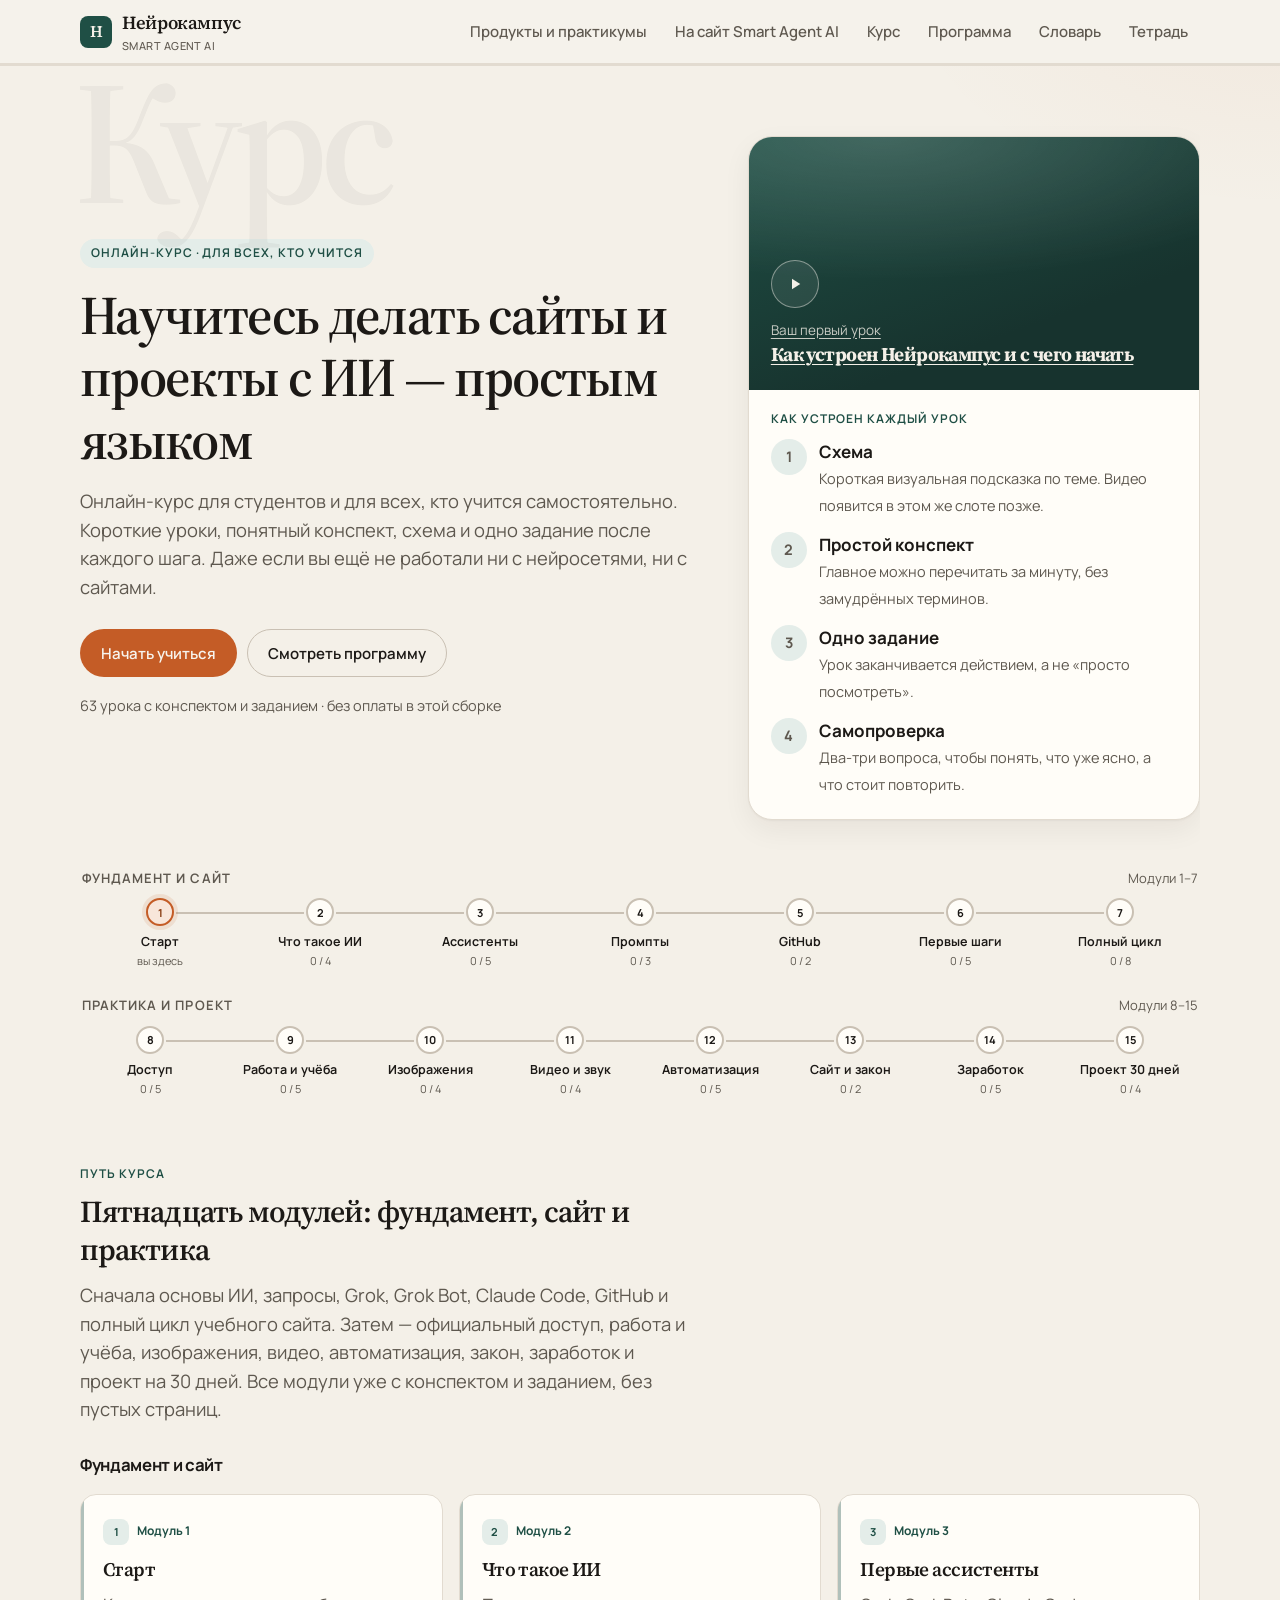
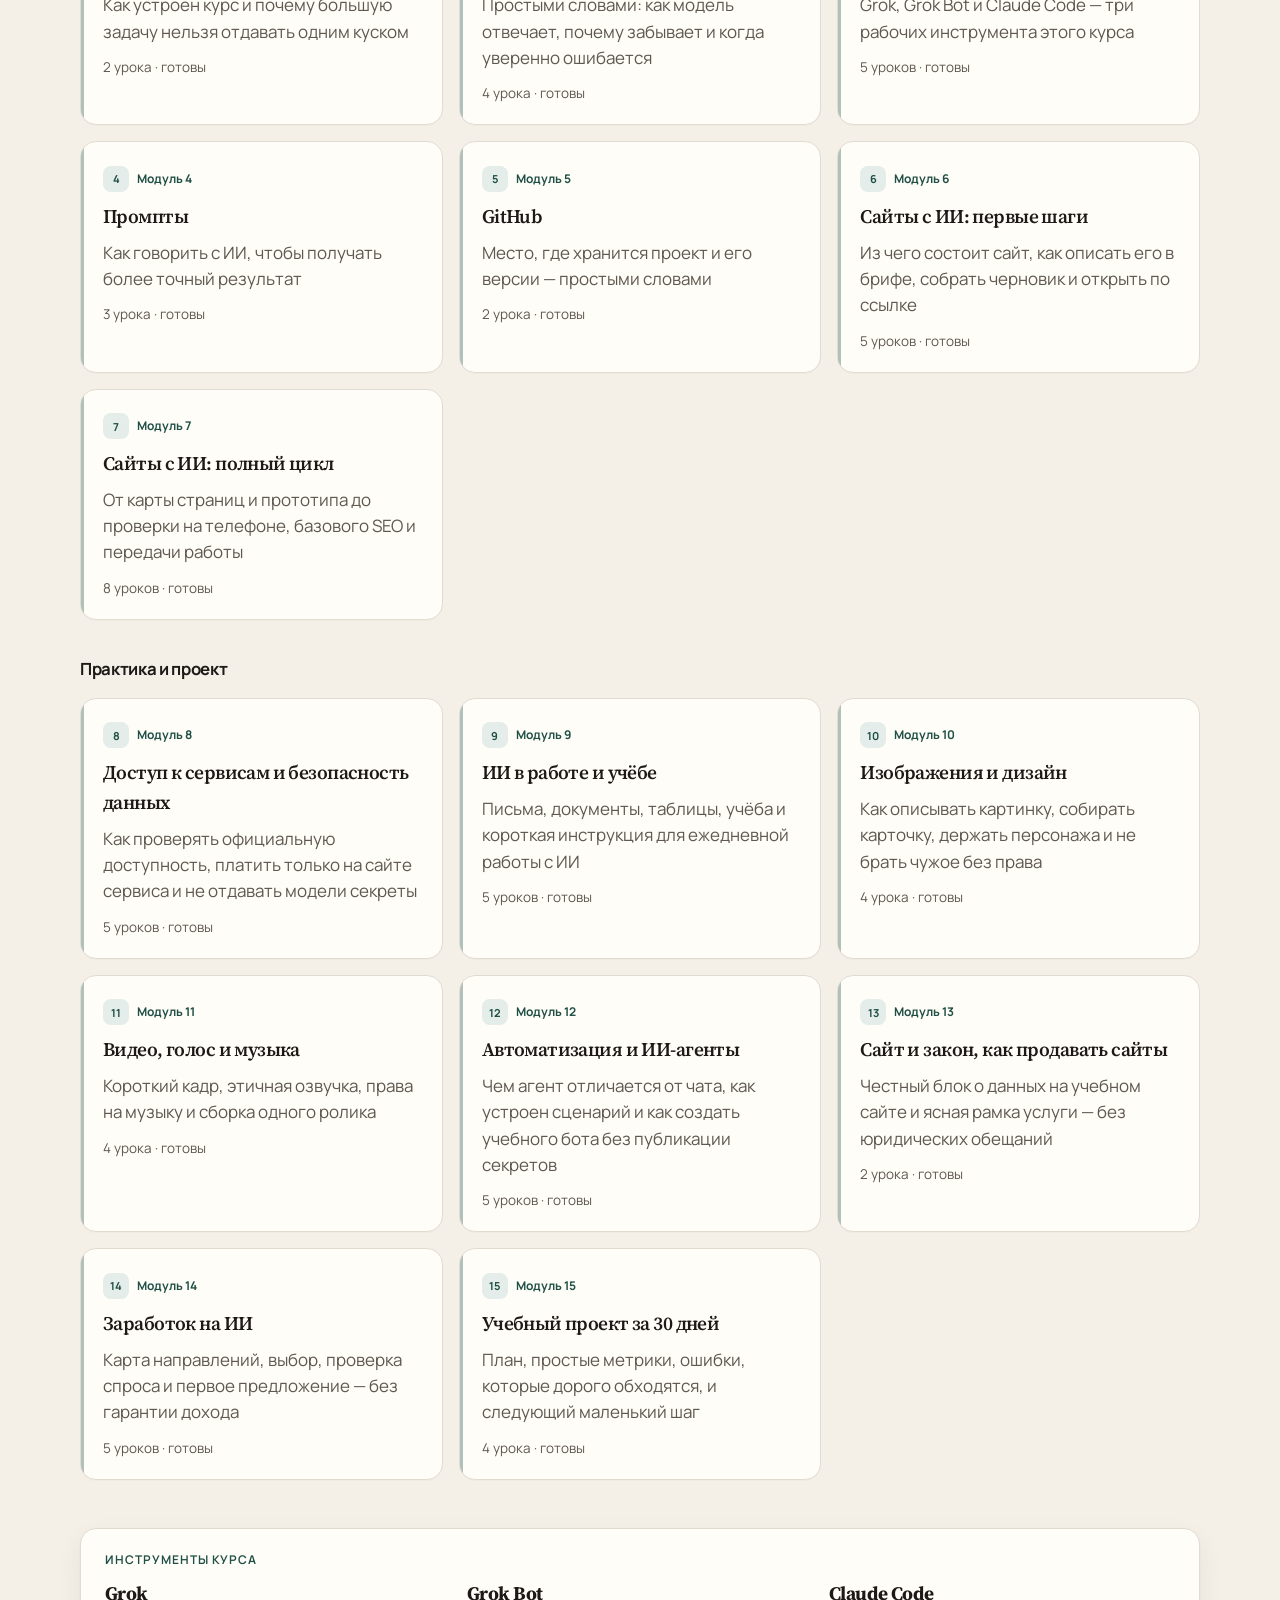
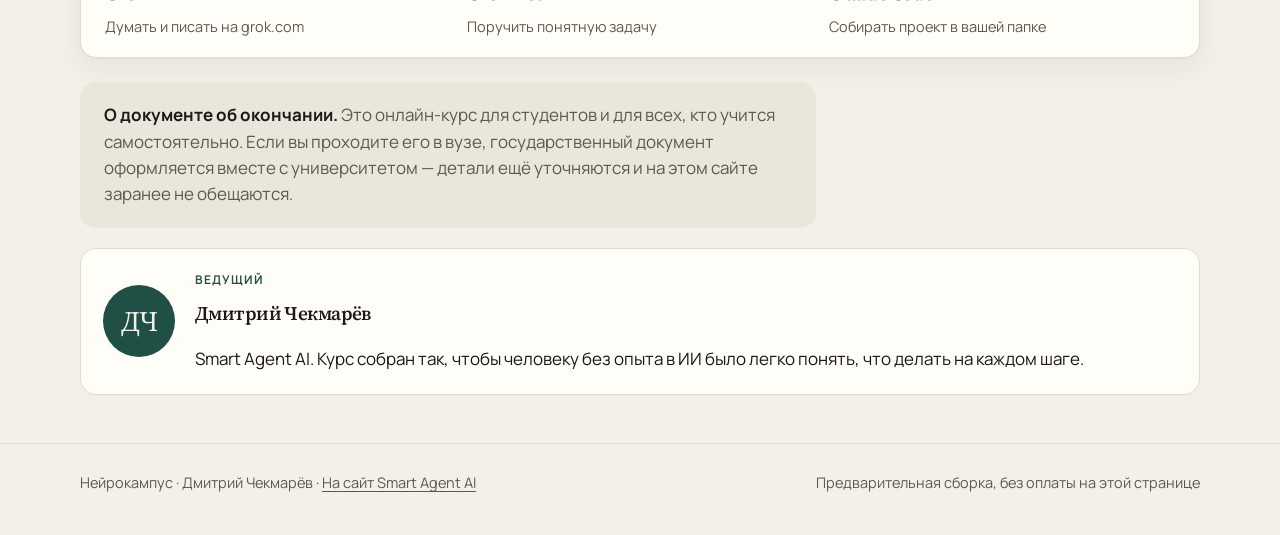
<file: index.html>
<!DOCTYPE html>
<html lang="ru">
<head>
  <meta charset="utf-8">
  <meta name="viewport" content="width=device-width, initial-scale=1, viewport-fit=cover">
  <meta name="color-scheme" content="light">
  <meta name="robots" content="noindex">
  <title>Нейрокампус — курс Дмитрия Чекмарёва</title>
  <meta name="description" content="Онлайн-курс по ИИ и созданию сайтов для студентов и всех, кто учится самостоятельно. Grok, Grok Bot и Claude Code. Дмитрий Чекмарёв, Smart Agent AI.">
  <link rel="icon" href="favicon.svg" type="image/svg+xml">
  <link rel="preconnect" href="https://fonts.googleapis.com">
  <link rel="preconnect" href="https://fonts.gstatic.com" crossorigin>
  <link href="https://fonts.googleapis.com/css2?family=Manrope:wght@400;500;600;700&family=Source+Serif+4:opsz,wght@8..60,500;8..60,600;8..60,700&display=swap" rel="stylesheet">
  <link rel="stylesheet" href="app.css">
</head>
<body>
  <a class="skip-link" href="#main">К содержанию</a>
  <div id="app"></div>
  <script src="course.js"></script>
  <script src="app.js"></script>
</body>
</html>
</file>
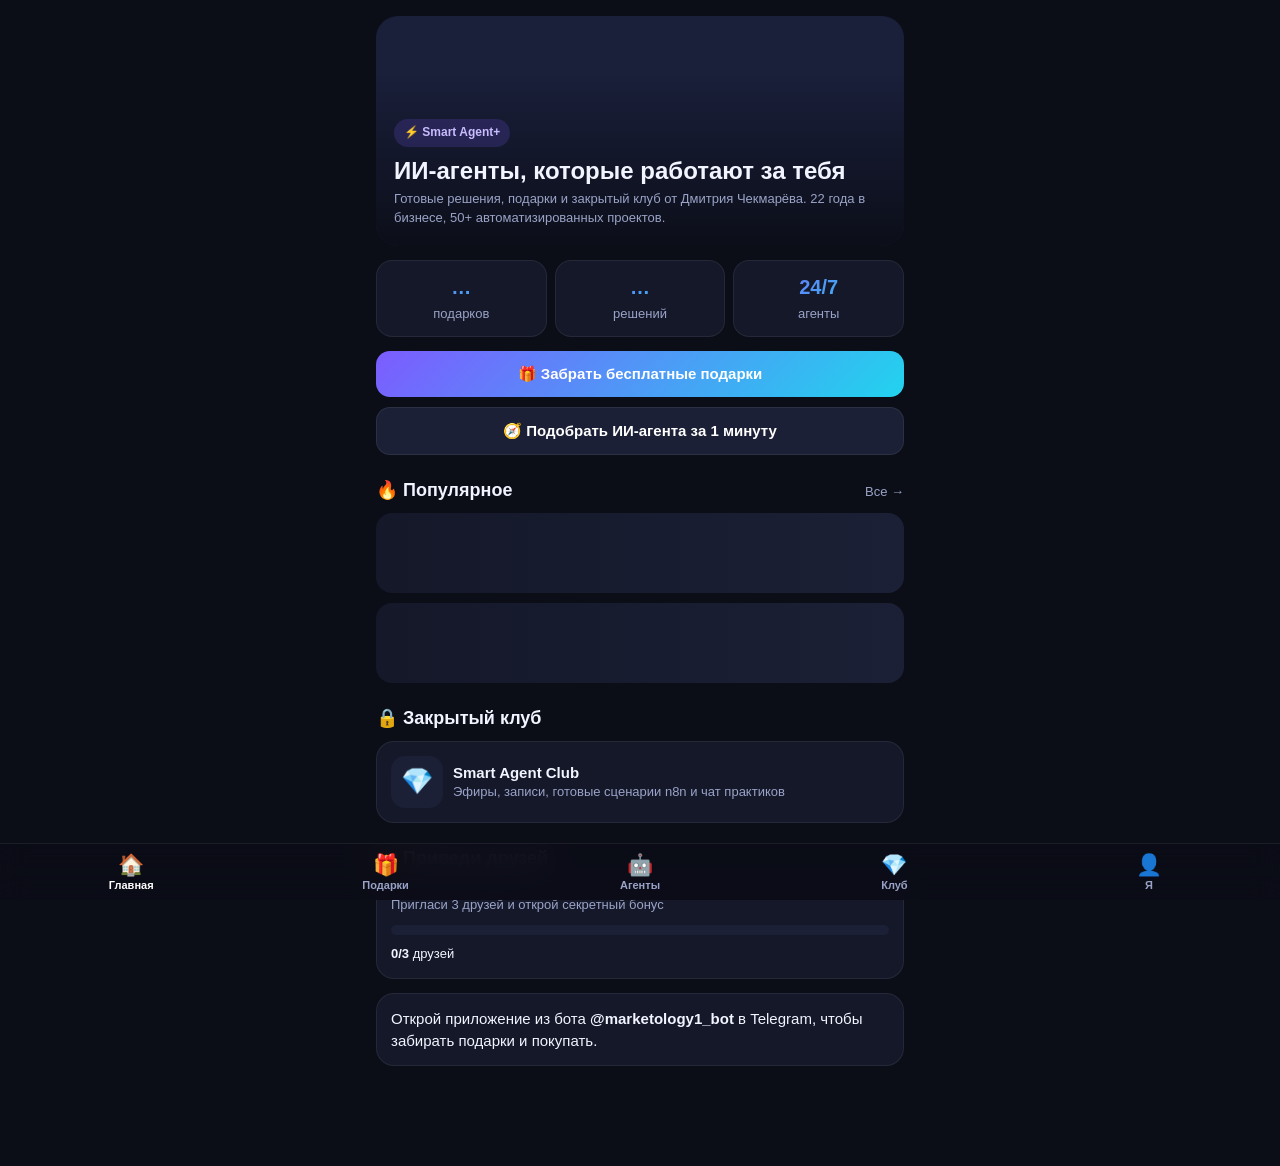
<file: app/index.html>
<!DOCTYPE html>
<html lang="ru">
<head>
<meta charset="utf-8">
<meta name="viewport" content="width=device-width, initial-scale=1, maximum-scale=1, viewport-fit=cover">
<title>Smart Agent+</title>
<script src="https://telegram.org/js/telegram-web-app.js"></script>
<style>
:root{
  --bg:#0b0d17; --card:#141829; --card2:#1b2036; --line:rgba(255,255,255,.07);
  --text:#f2f4ff; --muted:#9aa3c7; --accent:#7c5cff; --accent2:#22d3ee; --gold:#fbbf24; --ok:#34d399; --danger:#f87171;
  --grad:linear-gradient(135deg,#7c5cff 0%,#22d3ee 100%);
}
*{box-sizing:border-box;-webkit-tap-highlight-color:transparent}
html,body{margin:0;background:var(--bg);color:var(--text);font:15px/1.45 -apple-system,BlinkMacSystemFont,"Segoe UI",Roboto,Inter,sans-serif}
body{padding-bottom:84px;min-height:100vh}
.wrap{max-width:560px;margin:0 auto;padding:16px}
h1,h2,h3{margin:0}
.muted{color:var(--muted)}
.small{font-size:13px}
.row{display:flex;gap:10px;align-items:center}
.hero{position:relative;border-radius:22px;overflow:hidden;min-height:230px;background:#1a1f3a center/cover no-repeat;display:flex;align-items:flex-end}
.hero:after{content:"";position:absolute;inset:0;background:linear-gradient(180deg,rgba(11,13,23,0) 25%,rgba(11,13,23,.95) 100%)}
.hero .in{position:relative;z-index:1;padding:18px}
.pill{display:inline-flex;align-items:center;gap:6px;padding:5px 10px;border-radius:999px;background:rgba(124,92,255,.18);color:#c9bcff;font-size:12px;font-weight:600}
.hero h1{font-size:24px;line-height:1.15;margin:10px 0 6px}
.stats{display:grid;grid-template-columns:repeat(3,1fr);gap:8px;margin:14px 0}
.stat{background:var(--card);border:1px solid var(--line);border-radius:16px;padding:12px;text-align:center}
.stat b{display:block;font-size:20px;background:var(--grad);-webkit-background-clip:text;background-clip:text;color:transparent}
.btn{display:flex;align-items:center;justify-content:center;gap:8px;width:100%;border:0;border-radius:14px;padding:14px;font-weight:700;font-size:15px;color:#fff;background:var(--grad);cursor:pointer;transition:transform .1s}
.btn:active{transform:scale(.98)}
.btn.ghost{background:var(--card2);border:1px solid var(--line)}
.btn.gold{background:linear-gradient(135deg,#f59e0b,#fbbf24);color:#1a1200}
.btn.sm{padding:10px 12px;font-size:14px;width:auto}
.btn[disabled]{opacity:.6}
.stack{display:grid;gap:10px}
.sec{margin:22px 0 10px;display:flex;justify-content:space-between;align-items:baseline}
.sec h2{font-size:18px}
.card{background:var(--card);border:1px solid var(--line);border-radius:18px;padding:14px}
.prod{display:flex;gap:12px;align-items:flex-start}
.ico{flex:0 0 52px;height:52px;border-radius:14px;display:grid;place-items:center;font-size:26px;background:var(--card2)}
.prod h3{font-size:15px;margin-bottom:3px}
.badge{display:inline-block;font-size:11px;font-weight:700;padding:3px 8px;border-radius:8px;margin-left:6px;vertical-align:middle;background:rgba(251,191,36,.15);color:var(--gold)}
.price{font-weight:800;font-size:15px}
.price.free{color:var(--ok)}
.tabsx{display:flex;gap:8px;overflow-x:auto;padding-bottom:4px;scrollbar-width:none}
.tabsx::-webkit-scrollbar{display:none}
.chip{flex:0 0 auto;padding:8px 14px;border-radius:999px;background:var(--card);border:1px solid var(--line);color:var(--muted);font-weight:600;font-size:13px;cursor:pointer}
.chip.on{background:var(--accent);color:#fff;border-color:transparent}
.gift{display:flex;align-items:center;justify-content:space-between;gap:10px;padding:14px;background:var(--card);border:1px solid var(--line);border-radius:16px;cursor:pointer}
.gift span{font-weight:600}
.arrow{color:var(--muted);font-size:20px}
.prog{height:10px;border-radius:99px;background:var(--card2);overflow:hidden;margin:10px 0}
.prog i{display:block;height:100%;background:var(--grad);border-radius:99px;transition:width .6s}
.list li{margin:6px 0}
.list{padding-left:18px;margin:8px 0}
nav{position:fixed;left:0;right:0;bottom:0;background:rgba(11,13,23,.92);backdrop-filter:blur(14px);border-top:1px solid var(--line);display:flex;justify-content:space-around;padding:8px 4px calc(8px + env(safe-area-inset-bottom));z-index:10}
nav button{flex:1;background:none;border:0;color:var(--muted);font-size:11px;font-weight:600;display:flex;flex-direction:column;align-items:center;gap:2px;cursor:pointer}
nav button i{font-style:normal;font-size:21px}
nav button.on{color:#fff}
.page{display:none;animation:fade .25s}
.page.on{display:block}
@keyframes fade{from{opacity:0;transform:translateY(6px)}to{opacity:1;transform:none}}
.modal{position:fixed;inset:0;background:rgba(0,0,0,.6);display:none;align-items:flex-end;z-index:20}
.modal.on{display:flex}
.sheet{width:100%;max-width:560px;margin:0 auto;background:var(--card);border-radius:22px 22px 0 0;padding:20px 16px calc(20px + env(safe-area-inset-bottom));max-height:85vh;overflow:auto;animation:up .25s}
@keyframes up{from{transform:translateY(40px)}to{transform:none}}
textarea{width:100%;min-height:90px;border-radius:12px;border:1px solid var(--line);background:var(--card2);color:var(--text);padding:12px;font:inherit;resize:vertical}
.toast{position:fixed;left:50%;top:16px;transform:translateX(-50%);background:#1f2540;border:1px solid var(--line);padding:12px 16px;border-radius:14px;z-index:30;display:none;max-width:90%;text-align:center;font-weight:600}
.club{border-radius:22px;padding:20px;background:radial-gradient(120% 120% at 0% 0%,rgba(124,92,255,.35),transparent 60%),radial-gradient(120% 120% at 100% 100%,rgba(34,211,238,.25),transparent 60%),var(--card);border:1px solid rgba(124,92,255,.35)}
.feat{display:flex;gap:12px;align-items:flex-start;padding:10px 0;border-bottom:1px solid var(--line)}
.feat:last-child{border:0}
.feat i{font-style:normal;font-size:22px}
.ava{width:46px;height:46px;border-radius:50%;background:var(--grad);display:grid;place-items:center;font-weight:800;font-size:18px;overflow:hidden}
.ava img{width:100%;height:100%;object-fit:cover}
code{background:var(--card2);padding:8px 10px;border-radius:10px;display:block;word-break:break-all;font-size:13px}
.skel{height:80px;border-radius:16px;background:linear-gradient(90deg,var(--card) 0%,var(--card2) 50%,var(--card) 100%);background-size:200% 100%;animation:sk 1.2s infinite}
@keyframes sk{to{background-position:-200% 0}}
</style>
</head>
<body>
<div class="toast" id="toast"></div>

<!-- ГЛАВНАЯ -->
<section class="page on" id="p-home"><div class="wrap">
  <div class="hero" id="hero"><div class="in">
    <span class="pill">⚡️ Smart Agent+</span>
    <h1>ИИ-агенты, которые работают за тебя</h1>
    <div class="muted small">Готовые решения, подарки и закрытый клуб от Дмитрия Чекмарёва. 22 года в бизнесе, 50+ автоматизированных проектов.</div>
  </div></div>
  <div class="stats">
    <div class="stat"><b id="s-gifts">…</b><span class="small muted">подарков</span></div>
    <div class="stat"><b id="s-prod">…</b><span class="small muted">решений</span></div>
    <div class="stat"><b>24/7</b><span class="small muted">агенты</span></div>
  </div>
  <div class="stack">
    <button class="btn" onclick="go('gifts')">🎁 Забрать бесплатные подарки</button>
    <button class="btn ghost" onclick="bot('quiz')">🧭 Подобрать ИИ-агента за 1 минуту</button>
  </div>
  <div class="sec"><h2>🔥 Популярное</h2><a class="small muted" onclick="go('shop')">Все →</a></div>
  <div class="stack" id="home-top"><div class="skel"></div><div class="skel"></div></div>
  <div class="sec"><h2>🔒 Закрытый клуб</h2></div>
  <div class="card" onclick="go('club')" style="cursor:pointer">
    <div class="row"><div class="ico">💎</div><div><b>Smart Agent Club</b><div class="small muted">Эфиры, записи, готовые сценарии n8n и чат практиков</div></div></div>
  </div>
  <div class="sec"><h2>🤝 Приведи друзей</h2></div>
  <div class="card" onclick="go('me')" style="cursor:pointer">
    <div class="small muted">Пригласи 3 друзей и открой секретный бонус</div>
    <div class="prog"><i id="ref-bar-home" style="width:0"></i></div>
    <div class="small"><b id="ref-home">0/3</b> друзей</div>
  </div>
</div></section>

<!-- ПОДАРКИ -->
<section class="page" id="p-gifts"><div class="wrap">
  <h1 style="font-size:24px">🎁 Подарки</h1>
  <p class="muted">Бесплатно за подписку на наши каналы. Нажми на подарок, и бот сразу пришлёт его в чат.</p>
  <div class="stack" id="gifts"><div class="skel"></div><div class="skel"></div><div class="skel"></div></div>
  <div class="sec"><h2>🆓 Бесплатные агенты</h2></div>
  <div class="stack" id="free-agents"></div>
  <div class="sec"><h2>📢 Наши каналы</h2></div>
  <div class="stack" id="channels"></div>
</div></section>

<!-- МАГАЗИН -->
<section class="page" id="p-shop"><div class="wrap">
  <h1 style="font-size:24px">🤖 Агенты и решения</h1>
  <p class="muted">Покупаешь, и всё приходит в чат автоматически. Нужно под ключ? Оставь заявку.</p>
  <div class="tabsx" id="cats"></div>
  <div class="stack" id="shop" style="margin-top:12px"><div class="skel"></div><div class="skel"></div></div>
</div></section>

<!-- КЛУБ -->
<section class="page" id="p-club"><div class="wrap">
  <div class="club">
    <span class="pill">💎 Клуб открыт</span>
    <h1 style="font-size:26px;margin:12px 0 6px">Smart Agent Club</h1>
    <div class="muted">Сообщество тех, кто не читает про ИИ, а внедряет его руками и зарабатывает.</div>
    <div style="margin-top:14px">
      <div class="feat"><i>📡</i><div><b>Живые эфиры каждую неделю</b><div class="small muted">Собираем агентов на глазах, разбираем ваши задачи</div></div></div>
      <div class="feat"><i>🎞</i><div><b>Записи всех эфиров</b><div class="small muted">Пропустил, смотришь в записи в удобное время</div></div></div>
      <div class="feat"><i>⚙️</i><div><b>Библиотека готовых сценариев n8n</b><div class="small muted">Забираешь и запускаешь у себя за вечер</div></div></div>
      <div class="feat"><i>🆕</i><div><b>Новый агент каждую неделю</b><div class="small muted">Участникам бесплатно, остальным за деньги</div></div></div>
      <div class="feat"><i>💬</i><div><b>Чат участников и ответы Дмитрия</b><div class="small muted">Не застрянешь один на один с ошибкой</div></div></div>
      <div class="feat"><i>🎯</i><div><b>Разбор твоего бизнеса</b><div class="small muted">Что отдать ИИ в первую очередь</div></div></div>
    </div>
  </div>
  <div class="card" style="margin-top:12px">
    <div class="small" id="club-offer"><b>🎁 Первые 50 участников заходят бесплатно навсегда.</b> Дальше вход по подписке 690 ⭐ в месяц.</div>
    <div style="margin-top:12px"><button class="btn gold" id="club-btn" onclick="clubWait()">💎 Вступить в клуб</button></div>
  </div>
</div></section>

<!-- Я -->
<section class="page" id="p-me"><div class="wrap">
  <div class="row"><div class="ava" id="ava">?</div><div><h2 id="me-name">…</h2><div class="small muted" id="me-sub">Участник Smart Agent+</div></div></div>
  <div class="card" style="margin-top:16px">
    <b>🤝 Приглашай друзей</b>
    <div class="small muted">Приведи 3 друзей в бота и получи закрытый подарок: карту внедрения ИИ в бизнес на 30 дней.</div>
    <div class="prog"><i id="ref-bar" style="width:0"></i></div>
    <div class="small" style="margin-bottom:10px"><b id="ref-count">0/3</b> друзей пришло</div>
    <code id="ref-link">…</code>
    <div class="row" style="margin-top:10px">
      <button class="btn" onclick="share()">📤 Отправить другу</button>
      <button class="btn ghost sm" onclick="copyRef()">📋</button>
    </div>
  </div>
  <div class="sec"><h2>📦 Мои покупки</h2></div>
  <div class="stack" id="owned"><div class="card muted small">Пока пусто. Забери бесплатного агента в разделе Подарки 🎁</div></div>
  <div class="sec"><h2>💬 Связь</h2></div>
  <div class="stack">
    <button class="btn ghost" onclick="tgLink('https://t.me/Dmitry_uforma')">💬 Написать Дмитрию</button>
    <button class="btn ghost" onclick="bot('menu')">🤖 Открыть бота</button>
  </div>
</div></section>

<nav id="nav">
  <button data-p="home" class="on" onclick="go('home')"><i>🏠</i>Главная</button>
  <button data-p="gifts" onclick="go('gifts')"><i>🎁</i>Подарки</button>
  <button data-p="shop" onclick="go('shop')"><i>🤖</i>Агенты</button>
  <button data-p="club" onclick="go('club')"><i>💎</i>Клуб</button>
  <button data-p="me" onclick="go('me')"><i>👤</i>Я</button>
</nav>

<div class="modal" id="modal" onclick="if(event.target===this)closeM()"><div class="sheet" id="sheet"></div></div>

<script>
const API = "https://unpvykcdlmqadseiedtj.supabase.co/functions/v1/shop";
const HERO = "https://unpvykcdlmqadseiedtj.supabase.co/storage/v1/object/public/tgf-media/welcome-1794401319179.jpg";
const tw = window.Telegram?.WebApp;
let D = null, cat = "all";
if (tw) { tw.ready(); tw.expand(); try { tw.setHeaderColor("#0b0d17"); tw.setBackgroundColor("#0b0d17"); } catch(e){} }
document.getElementById("hero").style.backgroundImage = `url(${HERO})`;

const $ = (id) => document.getElementById(id);
const esc = (s) => String(s ?? "").replace(/[&<>"]/g, (c) => ({ "&":"&amp;","<":"&lt;",">":"&gt;",'"':"&quot;" }[c]));
const haptic = (t="light") => { try { tw.HapticFeedback.impactOccurred(t); } catch(e){} };
function toast(t, ms=2600){ const el=$("toast"); el.textContent=t; el.style.display="block"; clearTimeout(el._t); el._t=setTimeout(()=>el.style.display="none",ms); }
function tgLink(u){ haptic(); if (tw?.openTelegramLink && u.startsWith("https://t.me/")) tw.openTelegramLink(u); else window.open(u,"_blank"); }
function bot(start){ tgLink(`https://t.me/${D?.bot||"marketology1_bot"}${start&&start!=="menu"?"?start="+start:""}`); setTimeout(()=>{ try{ tw.close(); }catch(e){} }, 300); }
function go(p){
  haptic();
  document.querySelectorAll(".page").forEach(e=>e.classList.toggle("on", e.id==="p-"+p));
  document.querySelectorAll("nav button").forEach(b=>b.classList.toggle("on", b.dataset.p===p));
  window.scrollTo({top:0,behavior:"instant"});
}
async function api(action, extra={}){
  const r = await fetch(API,{method:"POST",headers:{"content-type":"application/json"},body:JSON.stringify({action, initData: tw?.initData||"", ...extra})});
  return r.json();
}

function priceHtml(p){
  if (p.owned) return `<span class="price free">✅ Есть у тебя</span>`;
  if (p.access==="free_sub") return `<span class="price free">Бесплатно</span>`;
  if (p.access==="paid") return `<span class="price">${p.price_stars} ⭐</span>`;
  if (p.price_rub) return `<span class="price">от ${Number(p.price_rub).toLocaleString("ru-RU")} ₽</span>`;
  return `<span class="price">По заявке</span>`;
}
function btnLabel(p){
  if (p.owned) return "📥 Прислать ещё раз";
  if (p.access==="free_sub") return "🎁 Забрать бесплатно";
  if (p.access==="paid") return `⭐ Купить за ${p.price_stars}`;
  return "📝 Оставить заявку";
}
function card(p){
  return `<div class="card"><div class="prod">
    <div class="ico" style="${p.color?`background:${esc(p.color)}22`:""}">${esc(p.emoji||"🤖")}</div>
    <div style="flex:1;min-width:0">
      <h3>${esc(p.title)}${p.badge?`<span class="badge">${esc(p.badge)}</span>`:""}</h3>
      <div class="small muted">${esc(p.short||"")}</div>
      <div class="row" style="justify-content:space-between;margin-top:10px">${priceHtml(p)}
        <button class="btn sm ${p.access==="paid"&&!p.owned?"gold":p.access==="lead"?"ghost":""}" onclick="act('${esc(p.key)}')">${btnLabel(p)}</button></div>
    </div></div>
    ${p.description?`<div class="small muted" style="margin-top:8px;cursor:pointer" onclick="more('${esc(p.key)}')">Подробнее →</div>`:""}
  </div>`;
}
function more(key){
  const p = D.products.find(x=>x.key===key); if(!p) return;
  $("sheet").innerHTML = `<div class="row"><div class="ico">${esc(p.emoji||"🤖")}</div><h2 style="font-size:19px">${esc(p.title)}</h2></div>
    <div style="white-space:pre-line;margin:14px 0" class="muted">${esc(p.description)}</div>
    ${p.files?.length?`<div class="small muted" style="margin-bottom:10px">📎 В комплекте: ${p.files.map(esc).join(", ")}</div>`:""}
    <div class="row" style="justify-content:space-between;margin-bottom:12px">${priceHtml(p)}</div>
    <button class="btn ${p.access==="paid"&&!p.owned?"gold":""}" onclick="closeM();act('${esc(p.key)}')">${btnLabel(p)}</button>`;
  $("modal").classList.add("on");
}
function closeM(){ $("modal").classList.remove("on"); }

async function act(key){
  haptic("medium");
  const p = D.products.find(x=>x.key===key); if(!p) return;
  if (p.access==="lead" && !p.owned) return leadForm(p);
  if (p.access==="free_sub" || p.owned && p.access!=="paid") {
    toast("⏳ Проверяю подписку…");
    const r = await api("claim",{key});
    if (r.need_sub) return subSheet(r.need_sub, key);
    if (r.ok) { toast("✅ Агент отправлен тебе в чат с ботом!"); p.owned = true; render(); return; }
    return toast(r.error||"Ошибка, попробуй ещё раз");
  }
  if (p.access==="paid") {
    if (p.owned) { toast("Этот товар уже у тебя, файлы в чате с ботом 📥"); return; }
    toast("⏳ Готовлю оплату…");
    const r = await api("buy",{key});
    if (!r.ok) return toast(r.error||"Не получилось создать оплату");
    if (tw?.openInvoice) tw.openInvoice(r.invoice, (st)=>{
      if (st==="paid") { haptic("heavy"); toast("🎉 Оплачено! Товар уже летит тебе в чат"); p.owned=true; render(); }
      else if (st==="failed") toast("Оплата не прошла");
    }); else window.open(r.invoice,"_blank");
  }
}
function subSheet(list, key){
  $("sheet").innerHTML = `<h2 style="font-size:19px">Почти готово 🙌</h2>
    <p class="muted">Подарок открывается после подписки на наши каналы. Там каждый день новости ИИ и фишки.</p>
    <div class="stack">${list.map(c=>`<button class="btn ghost" onclick="tgLink('${esc(c.url)}')">${esc(c.title)}</button>`).join("")}
    <button class="btn" onclick="closeM();act('${esc(key)}')">✅ Я подписался</button></div>`;
  $("modal").classList.add("on");
}
function leadForm(p){
  $("sheet").innerHTML = `<h2 style="font-size:19px">${esc(p.emoji||"📝")} ${esc(p.title)}</h2>
    <p class="muted small">Коротко опиши задачу: чем занимаешься и что хочешь получить. Дмитрий ответит лично.</p>
    <textarea id="lead-msg" placeholder="Например: салон красоты, хочу чтобы бот сам записывал клиентов"></textarea>
    <div style="margin-top:12px"><button class="btn" id="lead-send">📨 Отправить заявку</button></div>`;
  $("modal").classList.add("on");
  $("lead-send").onclick = async ()=>{
    $("lead-send").disabled = true;
    const r = await api("lead",{key:p.key, message: $("lead-msg").value.trim()});
    closeM(); toast(r.ok?"✅ Заявка у Дмитрия, он скоро напишет":"Ошибка, попробуй ещё раз");
  };
}
async function clubWait(){
  haptic("medium");
  if (D.me.club_link) { api("club"); return tgLink(D.me.club_link); }
  $("club-btn").disabled = true;
  const r = await api("club");
  $("club-btn").disabled = false;
  if (r.ok && r.link) { D.me.club_link = r.link; tgLink(r.link); }
  else toast(r.error||"Ссылка отправлена в чат с ботом");
}
function share(){
  const u = D.me.ref_link, t = "Забирай бесплатные подарки по ИИ для бизнеса от Smart Agent AI 🎁";
  tgLink(`https://t.me/share/url?url=${encodeURIComponent(u)}&text=${encodeURIComponent(t)}`);
}
function copyRef(){ navigator.clipboard?.writeText(D.me.ref_link).then(()=>toast("📋 Ссылка скопирована")).catch(()=>toast(D.me.ref_link)); }

const CAT_NAMES = { all:"Все", course:"🎓 Курсы", pack:"📚 Пакеты", agent:"🤖 Агенты", guide:"🗺 Гайды", service:"🛠 Под ключ" };
function render(){
  const P = D.products;
  $("s-gifts").textContent = D.gifts.length + P.filter(p=>p.access==="free_sub").length;
  $("s-prod").textContent = P.length;
  const top = P.filter(p=>p.badge).slice(0,3);
  $("home-top").innerHTML = (top.length?top:P.slice(0,3)).map(card).join("");
  $("gifts").innerHTML = D.gifts.map(g=>`<div class="gift" onclick="bot('gift_${esc(g.key)}')"><span>${esc(g.title)}</span><span class="arrow">›</span></div>`).join("");
  $("free-agents").innerHTML = P.filter(p=>p.access==="free_sub").map(card).join("") || `<div class="muted small">Скоро добавим</div>`;
  $("channels").innerHTML = D.channels.map(c=>`<div class="gift" onclick="tgLink('${esc(c.url)}')"><span>${esc(c.title)}</span><span class="arrow">›</span></div>`).join("");
  const cats = ["all", ...new Set(P.map(p=>p.category).filter(Boolean))];
  $("cats").innerHTML = cats.map(c=>`<div class="chip ${c===cat?"on":""}" onclick="cat='${esc(c)}';render()">${esc(CAT_NAMES[c]||c)}</div>`).join("");
  $("shop").innerHTML = P.filter(p=>cat==="all"||p.category===cat).map(card).join("");
  const n = D.me.ref_count, g = D.me.ref_goal, w = Math.min(100, n/g*100)+"%";
  $("ref-bar").style.width = w; $("ref-bar-home").style.width = w;
  $("ref-count").textContent = $("ref-home").textContent = `${Math.min(n,g)}/${g}`;
  $("ref-link").textContent = D.me.ref_link;
  const u = D.user; $("me-name").textContent = u.first_name || "Гость";
  $("ava").innerHTML = u.photo_url ? `<img src="${esc(u.photo_url)}">` : esc((u.first_name||"?")[0]);
  if (n>=g) $("me-sub").textContent = "🔓 Бонус за друзей открыт, забери в боте";
  const own = P.filter(p=>p.owned);
  if (own.length) $("owned").innerHTML = own.map(card).join("");
  if (D.me.club_offer) $("club-offer").innerHTML = D.me.club_offer.replace(/<(?!\/?b>)[^>]*>/g, "").replace(/\s*👇\s*$/, "");
  $("club-btn").textContent = D.me.club_free_left > 0 ? "🎁 Вступить бесплатно" : "💎 Вступить в клуб";
}

(async function init(){
  if (!tw?.initData) {
    document.querySelector("#p-home .wrap").insertAdjacentHTML("beforeend", `<div class="card" style="margin-top:14px">Открой приложение из бота <b>@marketology1_bot</b> в Telegram, чтобы забирать подарки и покупать.</div>`);
    return;
  }
  try {
    const r = await api("catalog");
    if (!r.ok) throw new Error(r.error);
    D = r; render();
    const sp = new URLSearchParams(location.search).get("p") || tw.initDataUnsafe?.start_param;
    if (sp && $("p-"+sp)) go(sp);
  } catch(e) { toast("Не удалось загрузить: " + e.message, 5000); }
})();
</script>
</body>
</html>
</file>
<file: app.css>
:root {
  --bg: #F4F0E8;
  --bg-2: #EBE6DB;
  --paper: #FFFDF8;
  --ink: #1C1916;
  --muted: #5E584F;
  --line: #E2DBD0;
  --line-strong: #C9C0B3;
  --forest: #1F4F45;
  --forest-hover: #173E37;
  --forest-soft: #E4EDE9;
  --terra: #C45C26;
  --terra-soft: #F8E6DA;
  --ok: #2C6A4A;
  --ok-soft: #E3F0E8;
  --danger: #8F2F2F;
  --danger-soft: #F8E6E4;
  --shadow: 0 1px 2px rgba(28, 25, 22, 0.04), 0 10px 28px rgba(28, 25, 22, 0.06);
  --radius: 16px;
  --font-serif: "Source Serif 4", "Iowan Old Style", "Palatino Linotype", Palatino, Georgia, serif;
  --font-sans: Manrope, "Segoe UI", system-ui, -apple-system, sans-serif;
  --header-h: 64px;
  --max: 1120px;
  --read: 40rem;
}

*, *::before, *::after { box-sizing: border-box; }
html { scroll-behavior: smooth; }
@media (prefers-reduced-motion: reduce) {
  html { scroll-behavior: auto; }
  * { animation: none !important; transition: none !important; }
}
html, body { margin: 0; min-height: 100%; }
body {
  font-family: var(--font-sans);
  font-size: 17px;
  line-height: 1.55;
  color: var(--ink);
  background: var(--bg);
  -webkit-font-smoothing: antialiased;
  text-rendering: optimizeLegibility;
}
img, svg { max-width: 100%; display: block; }
button, input, textarea { font: inherit; color: inherit; }
a { color: var(--forest); text-underline-offset: 3px; }
a:hover { color: var(--forest-hover); }
:focus-visible {
  outline: 2px solid var(--forest);
  outline-offset: 3px;
}

.skip-link {
  position: absolute;
  left: 12px;
  top: 12px;
  z-index: 200;
  background: var(--ink);
  color: var(--paper);
  padding: 8px 12px;
  border-radius: 8px;
  /* Fully clipped until keyboard focus — a negative top left a 2px ink sliver. */
  clip-path: inset(50%);
  width: 1px;
  height: 1px;
  overflow: hidden;
  white-space: nowrap;
  pointer-events: none;
}
.skip-link:focus,
.skip-link:focus-visible {
  clip-path: none;
  width: auto;
  height: auto;
  overflow: visible;
  white-space: normal;
  pointer-events: auto;
}

/* Header */
.site-header {
  position: sticky;
  top: 0;
  z-index: 20;
  height: var(--header-h);
  background: color-mix(in srgb, var(--bg) 88%, white);
  backdrop-filter: blur(12px);
  border-bottom: 1px solid var(--line);
}
.header-inner, .footer-inner, .wrap {
  width: min(var(--max), calc(100% - 40px));
  margin-inline: auto;
}
.header-inner {
  height: 100%;
  display: flex;
  align-items: center;
  justify-content: space-between;
  gap: 16px;
}
.brand {
  display: flex;
  align-items: center;
  gap: 10px;
  text-decoration: none;
  color: var(--ink);
  min-width: 0;
}
.brand-mark {
  width: 32px;
  height: 32px;
  border-radius: 8px;
  background: var(--forest);
  color: var(--bg);
  font-family: var(--font-serif);
  font-weight: 600;
  font-size: 16px;
  display: grid;
  place-items: center;
  flex: none;
}
.brand-name {
  font-family: var(--font-serif);
  font-size: 1.15rem;
  font-weight: 600;
  letter-spacing: -0.02em;
}
.brand-sub {
  display: block;
  font-family: var(--font-sans);
  font-size: 11px;
  font-weight: 500;
  letter-spacing: 0.04em;
  text-transform: uppercase;
  color: var(--muted);
  margin-top: -1px;
}
.nav {
  display: flex;
  align-items: center;
  gap: 4px;
}
.nav a {
  text-decoration: none;
  color: var(--muted);
  font-weight: 550;
  font-size: 15px;
  padding: 8px 12px;
  border-radius: 10px;
}
.nav a:hover, .nav a[aria-current="page"] {
  color: var(--ink);
  background: var(--bg-2);
}
.nav-toggle {
  display: none;
  background: none;
  border: 1px solid var(--line-strong);
  border-radius: 10px;
  width: 44px;
  height: 44px;
  align-items: center;
  justify-content: center;
  cursor: pointer;
}
.nav-toggle span,
.nav-toggle span::before,
.nav-toggle span::after {
  display: block;
  width: 16px;
  height: 1.5px;
  background: var(--ink);
  position: relative;
  border-radius: 1px;
}
.nav-toggle span::before,
.nav-toggle span::after {
  content: "";
  position: absolute;
}
.nav-toggle span::before { top: -5px; }
.nav-toggle span::after { top: 5px; }

.progress-thin {
  height: 3px;
  background: var(--line);
}
.progress-thin > i {
  display: block;
  height: 100%;
  background: var(--forest);
  width: 0;
}

/* Buttons */
.btn {
  display: inline-flex;
  align-items: center;
  justify-content: center;
  gap: 8px;
  min-height: 48px;
  padding: 0 20px;
  border-radius: 999px;
  border: 1px solid transparent;
  text-decoration: none;
  font-weight: 600;
  font-size: 15px;
  cursor: pointer;
  background: var(--forest);
  color: #F7F4EE;
}
.btn:hover { background: var(--forest-hover); color: #F7F4EE; }
.btn-terra { background: var(--terra); }
.btn-terra:hover { background: #A84C1E; color: #fff; }
.btn-ghost {
  background: transparent;
  color: var(--ink);
  border-color: var(--line-strong);
}
.btn-ghost:hover { background: var(--bg-2); color: var(--ink); }
.btn-row { display: flex; flex-wrap: wrap; gap: 10px; }
.btn[disabled] { opacity: 0.5; cursor: not-allowed; }

/* Layout */
.page { padding: 40px 0 80px; min-height: calc(100vh - var(--header-h) - 180px); }
.page-narrow { width: min(var(--read), calc(100% - 40px)); margin-inline: auto; }
h1, h2, h3, .serif { font-family: var(--font-serif); letter-spacing: -0.03em; font-weight: 600; }
h1 { font-size: clamp(2rem, 4.6vw, 3.4rem); line-height: 1.15; margin: 0 0 16px; }
h2 { font-size: clamp(1.45rem, 2.4vw, 1.9rem); line-height: 1.25; margin: 0 0 12px; }
h3 { font-size: 1.2rem; margin: 0 0 8px; }
.lede { font-size: 1.15rem; color: var(--muted); margin: 0 0 28px; max-width: 38rem; }
.kicker {
  font-size: 12px;
  font-weight: 650;
  letter-spacing: 0.08em;
  text-transform: uppercase;
  color: var(--forest);
  margin: 0 0 10px;
}

/* Hero */
.hero {
  padding: 56px 0 24px;
  display: grid;
  grid-template-columns: 1.15fr 0.85fr;
  gap: 48px;
  align-items: center;
}
.hero-card {
  background: var(--paper);
  border: 1px solid var(--line);
  border-radius: 24px;
  box-shadow: var(--shadow);
  padding: 28px;
}
.hero-card ol {
  margin: 0;
  padding: 0;
  list-style: none;
  display: grid;
  gap: 14px;
}
.hero-card li {
  display: grid;
  grid-template-columns: 36px 1fr;
  gap: 12px;
  align-items: start;
}
.step-n {
  width: 36px;
  height: 36px;
  border-radius: 50%;
  background: var(--forest-soft);
  color: var(--forest);
  display: grid;
  place-items: center;
  font-weight: 700;
  font-size: 14px;
}
.hero-card strong { display: block; }
.hero-card span { color: var(--muted); font-size: 14.5px; }

/* Sections */
.section { padding: 48px 0; }
.section-head { margin-bottom: 24px; max-width: 40rem; }
.grid-4, .grid-3, .grid-2 {
  display: grid;
  gap: 16px;
}
.grid-4 { grid-template-columns: repeat(4, 1fr); }
.grid-3 { grid-template-columns: repeat(3, 1fr); }
.grid-2 { grid-template-columns: repeat(2, 1fr); }

.card {
  background: var(--paper);
  border: 1px solid var(--line);
  border-radius: var(--radius);
  padding: 22px;
  box-shadow: 0 1px 0 rgba(28,25,22,0.02);
}
.card p:last-child { margin-bottom: 0; }
.icon-dot {
  width: 40px;
  height: 40px;
  border-radius: 12px;
  background: var(--forest-soft);
  color: var(--forest);
  display: grid;
  place-items: center;
  margin-bottom: 14px;
  font-weight: 700;
}
.path-card { text-decoration: none; color: inherit; display: block; transition: transform .15s ease, border-color .15s ease; }
.path-card:hover { transform: translateY(-2px); border-color: var(--line-strong); }
.path-card .n {
  font-size: 12px;
  font-weight: 650;
  letter-spacing: 0.06em;
  text-transform: uppercase;
  color: var(--muted);
  margin-bottom: 6px;
}
.note {
  background: var(--bg-2);
  border-radius: var(--radius);
  padding: 20px 24px;
  color: var(--muted);
  max-width: 46rem;
}
.author {
  display: flex;
  gap: 20px;
  align-items: center;
}
.author-ava {
  width: 72px;
  height: 72px;
  border-radius: 50%;
  background: var(--forest);
  color: var(--bg);
  font-family: var(--font-serif);
  font-size: 28px;
  display: grid;
  place-items: center;
  flex: none;
}

/* Course home */
.continue {
  background: var(--paper);
  border: 1px solid var(--line);
  border-radius: 20px;
  padding: 24px 28px;
  box-shadow: var(--shadow);
  display: flex;
  justify-content: space-between;
  gap: 20px;
  align-items: center;
  margin-bottom: 32px;
}
.bar {
  height: 8px;
  background: var(--bg-2);
  border-radius: 99px;
  overflow: hidden;
  margin-top: 10px;
}
.bar > i { display: block; height: 100%; background: var(--forest); border-radius: inherit; }
.module { margin: 0 0 16px; }
.module > summary {
  list-style: none;
  cursor: pointer;
  background: var(--paper);
  border: 1px solid var(--line);
  border-radius: var(--radius);
  padding: 16px 20px;
  display: flex;
  justify-content: space-between;
  gap: 12px;
  align-items: center;
  font-weight: 650;
}
.module > summary::-webkit-details-marker { display: none; }
.module[open] > summary {
  border-bottom-left-radius: 0;
  border-bottom-right-radius: 0;
  border-bottom-color: transparent;
}
.module-body {
  background: var(--paper);
  border: 1px solid var(--line);
  border-top: 0;
  border-radius: 0 0 var(--radius) var(--radius);
  overflow: hidden;
}
.lesson-row {
  display: grid;
  grid-template-columns: 28px 1fr auto;
  gap: 12px;
  align-items: center;
  padding: 12px 20px;
  text-decoration: none;
  color: inherit;
  border-top: 1px solid var(--line);
}
.lesson-row:hover { background: var(--bg); }
.dot {
  width: 18px;
  height: 18px;
  border-radius: 50%;
  border: 2px solid var(--line-strong);
  background: var(--paper);
}
.dot.done { background: var(--forest); border-color: var(--forest); box-shadow: inset 0 0 0 3px var(--paper); }
.dot.next { border-color: var(--terra); background: var(--terra-soft); }
.dot.upcoming { border-style: dashed; }
.meta { color: var(--muted); font-size: 13.5px; }
.badge {
  display: inline-flex;
  align-items: center;
  border-radius: 999px;
  padding: 2px 8px;
  font-size: 12px;
  font-weight: 650;
  background: var(--bg-2);
  color: var(--muted);
}
.badge-soon { background: var(--terra-soft); color: #8A3E14; }

/* Lesson */
.crumbs { font-size: 14px; color: var(--muted); margin: 0 0 16px; }
.crumbs a { color: inherit; text-decoration: none; }
.crumbs a:hover { color: var(--forest); text-decoration: underline; }
.player {
  aspect-ratio: 16 / 9;
  border-radius: 20px;
  background:
    radial-gradient(1200px 400px at 20% 0%, rgba(255,255,255,.18), transparent 50%),
    linear-gradient(160deg, #1F4F45 0%, #17332E 60%, #2A3D2F 100%);
  color: #F4F0E8;
  display: grid;
  place-items: center;
  text-align: center;
  padding: 24px;
  margin: 0 0 20px;
  position: relative;
  overflow: hidden;
}
.player .play {
  width: 68px;
  height: 68px;
  border-radius: 50%;
  border: 1.5px solid rgba(244,240,232,.45);
  display: grid;
  place-items: center;
  margin: 0 auto 14px;
  background: rgba(255,255,255,.08);
}
.player h2 { color: inherit; font-size: clamp(1.3rem, 2.5vw, 1.8rem); margin: 0 0 8px; }
.player p { margin: 0; opacity: 0.85; font-size: 15px; }
.donor {
  background: var(--paper);
  border: 1px dashed var(--line-strong);
  border-radius: 14px;
  padding: 14px 16px;
  font-size: 14.5px;
  color: var(--muted);
  margin: 0 0 28px;
}
.donor strong { color: var(--ink); font-weight: 650; }
.chapters { display: flex; flex-wrap: wrap; gap: 8px; margin: 0 0 28px; }
.chapters span {
  background: var(--paper);
  border: 1px solid var(--line);
  border-radius: 999px;
  padding: 6px 12px;
  font-size: 13.5px;
  color: var(--muted);
}
.prose h3 { margin: 28px 0 8px; }
.prose p, .prose li { color: var(--ink); }
.prose ul, .prose ol { padding-left: 1.2em; }
.prose li { margin: 6px 0; }
.quote {
  border-left: 3px solid var(--forest);
  margin: 20px 0;
  padding: 4px 0 4px 16px;
  font-family: var(--font-serif);
  font-size: 1.15rem;
  line-height: 1.4;
}
.prompt {
  background: #1C1916;
  color: #F4F0E8;
  border-radius: 14px;
  padding: 16px 18px;
  font-size: 14.5px;
  white-space: pre-wrap;
  position: relative;
  margin: 16px 0 24px;
}
.prompt-label { font-size: 11px; letter-spacing: .06em; text-transform: uppercase; opacity: .65; margin-bottom: 8px; font-family: var(--font-sans); }
.copy-btn {
  position: absolute;
  top: 10px;
  right: 10px;
  background: rgba(255,255,255,.1);
  color: #F4F0E8;
  border: 0;
  border-radius: 8px;
  padding: 6px 10px;
  cursor: pointer;
  font-size: 12px;
  font-weight: 650;
}
.task, .check, .notes-box {
  background: var(--paper);
  border: 1px solid var(--line);
  border-radius: 18px;
  padding: 22px;
  margin: 28px 0;
}
.task { border-left: 4px solid var(--forest); }
.check-item { margin: 0 0 18px; }
.check-item:last-child { margin: 0; }
.opts { display: grid; gap: 8px; margin-top: 8px; }
.opt {
  text-align: left;
  background: var(--bg);
  border: 1px solid var(--line);
  border-radius: 12px;
  padding: 12px 14px;
  cursor: pointer;
  min-height: 48px;
}
.opt:hover { border-color: var(--line-strong); }
.opt.picked { border-color: var(--forest); background: var(--forest-soft); }
.opt.right { border-color: var(--ok); background: var(--ok-soft); }
.opt.wrong { border-color: var(--danger); background: var(--danger-soft); }
.explain { margin-top: 8px; font-size: 14.5px; color: var(--muted); }
.notes-box textarea {
  width: 100%;
  min-height: 120px;
  border: 1px solid var(--line);
  border-radius: 12px;
  padding: 12px;
  background: var(--bg);
  resize: vertical;
}
.check-row {
  display: flex;
  align-items: flex-start;
  gap: 10px;
  margin-top: 14px;
}
.check-row input { width: 20px; height: 20px; margin-top: 2px; accent-color: var(--forest); }
.lesson-nav {
  display: flex;
  justify-content: space-between;
  gap: 12px;
  flex-wrap: wrap;
  margin-top: 12px;
  padding-top: 8px;
}
.save-ok { font-size: 13px; color: var(--ok); min-height: 1.2em; }

/* Glossary / notebook / 404 */
.search {
  width: 100%;
  min-height: 52px;
  border: 1px solid var(--line-strong);
  border-radius: 14px;
  padding: 0 16px;
  background: var(--paper);
  margin: 0 0 20px;
}
.term {
  padding: 16px 0;
  border-bottom: 1px solid var(--line);
}
.term h3 { margin: 0 0 4px; font-family: var(--font-sans); font-size: 1.05rem; letter-spacing: 0; }
.term p { margin: 0; color: var(--muted); }
.empty { color: var(--muted); padding: 24px 0; }

.site-footer {
  border-top: 1px solid var(--line);
  padding: 28px 0 40px;
  color: var(--muted);
  font-size: 14.5px;
}
.footer-inner { display: flex; justify-content: space-between; gap: 16px; flex-wrap: wrap; }
.site-footer a { color: inherit; }

.warn {
  background: var(--terra-soft);
  color: #6B3412;
  border-radius: 12px;
  padding: 12px 14px;
  margin: 0 0 16px;
  font-size: 14.5px;
}

@media (max-width: 900px) {
  .hero, .grid-4, .grid-3 { grid-template-columns: 1fr 1fr; }
  .continue, .author { flex-direction: column; align-items: flex-start; }
}
@media (max-width: 720px) {
  :root { --header-h: 58px; }
  .header-inner, .footer-inner, .wrap { width: min(var(--max), calc(100% - 28px)); }
  .page { padding: 28px 0 64px; }
  .hero, .grid-4, .grid-3, .grid-2 { grid-template-columns: 1fr; }
  .hero { padding: 28px 0 8px; gap: 24px; }
  .nav-toggle { display: inline-flex; }
  .nav {
    display: none;
    position: absolute;
    top: var(--header-h);
    left: 0; right: 0;
    background: var(--paper);
    border-bottom: 1px solid var(--line);
    padding: 10px 14px 14px;
    flex-direction: column;
    align-items: stretch;
  }
  body.nav-open .nav { display: flex; }
  .nav a { min-height: 44px; display: flex; align-items: center; }
  .brand-sub { display: none; }
  .lesson-row { grid-template-columns: 28px 1fr; }
  .lesson-row .meta { grid-column: 2; }
  .lesson-nav .btn { flex: 1; }
}

/* ——— Round 2: visual quality pass ——— */
body {
  background:
    radial-gradient(900px 480px at 8% -8%, rgba(31, 79, 69, 0.09), transparent 58%),
    radial-gradient(720px 400px at 100% 0%, rgba(196, 92, 38, 0.05), transparent 52%),
    var(--bg);
}

.nav-cta {
  margin-left: 8px;
  background: var(--terra);
  color: #fff !important;
  padding: 8px 14px !important;
  border-radius: 999px;
  font-weight: 650;
}
.nav-cta:hover { background: #A84C1E !important; color: #fff !important; }

.hero {
  position: relative;
  padding: 72px 0 36px;
  gap: 56px;
  overflow: hidden;
}
.hero-bgword {
  position: absolute;
  left: -8px;
  top: 8px;
  font-family: var(--font-serif);
  font-size: clamp(5rem, 16vw, 11rem);
  line-height: 0.8;
  color: rgba(28, 25, 22, 0.045);
  letter-spacing: -0.06em;
  pointer-events: none;
  user-select: none;
  font-weight: 600;
}
.kicker.pill {
  display: inline-flex;
  align-items: center;
  padding: 5px 11px;
  border-radius: 999px;
  background: var(--forest-soft);
  margin-bottom: 16px;
}
.hero-meta {
  margin: 18px 0 0;
  color: var(--muted);
  font-size: 14.5px;
}
.hero-visual { position: relative; }
.hero-stage {
  background: var(--paper);
  border: 1px solid var(--line);
  border-radius: 24px;
  box-shadow: var(--shadow);
  overflow: hidden;
}
.hero-miniplayer {
  aspect-ratio: 16 / 9;
  background:
    radial-gradient(800px 260px at 30% 0%, rgba(255,255,255,.16), transparent 55%),
    linear-gradient(160deg, #1F4F45 0%, #17332E 70%);
  color: #F4F0E8;
  display: flex;
  flex-direction: column;
  justify-content: flex-end;
  padding: 20px 22px;
}
.hero-miniplayer .play {
  width: 48px;
  height: 48px;
  border-radius: 50%;
  border: 1.5px solid rgba(244,240,232,.45);
  display: grid;
  place-items: center;
  margin-bottom: 12px;
  background: rgba(255,255,255,.08);
}
.hero-miniplayer strong { font-family: var(--font-serif); font-size: 1.2rem; letter-spacing: -0.03em; }
.hero-miniplayer span { opacity: .8; font-size: 13.5px; }
.hero-card { border: 0; border-radius: 0; box-shadow: none; background: transparent; }
.hero-stage .hero-card { padding: 20px 22px 22px; }

.path-section { padding: 12px 0 8px; overflow-x: clip; }
.path-groups { display: flex; flex-direction: column; gap: 14px; width: 100%; max-width: 100%; }
.path-group { min-width: 0; width: 100%; }
.path-group-head { display: flex; align-items: baseline; justify-content: space-between; gap: 12px; padding: 0 2px 2px; }
.path-group-head .kicker { margin: 0; }
.path-group-head p { margin: 0; font-size: 13px; color: var(--muted); }
.path-block-title {
  font-family: var(--font-sans);
  font-size: 1.05rem;
  font-weight: 700;
  margin: 0 0 16px;
  letter-spacing: -0.02em;
}

#video, #notes, #task, #check, #notebook-box { scroll-margin-top: calc(var(--header-h) + 56px); }
.path-rail {
  list-style: none;
  margin: 0;
  padding: 0;
  width: 100%;
  max-width: 100%;
  display: flex;
  gap: 0;
  overflow-x: auto;
  scroll-snap-type: x proximity;
  -webkit-overflow-scrolling: touch;
}
.path-rail li { flex: 1; min-width: 108px; scroll-snap-align: start; }
.path-rail a, .path-rail .path-step-static {
  display: flex;
  flex-direction: column;
  align-items: center;
  text-align: center;
  text-decoration: none;
  color: inherit;
  padding: 8px 6px 12px;
  position: relative;
}
.path-rail li:not(:last-child) a::after,
.path-rail li:not(:last-child) .path-step-static::after {
  content: "";
  position: absolute;
  top: 22px;
  left: calc(50% + 16px);
  right: calc(-50% + 16px);
  height: 2px;
  background: var(--line-strong);
  z-index: 0;
}
.path-rail li.done:not(:last-child) a::after,
.path-rail li.done:not(:last-child) .path-step-static::after {
  background: var(--forest);
}
.path-dot {
  width: 28px;
  height: 28px;
  border-radius: 50%;
  border: 2px solid var(--line-strong);
  background: var(--paper);
  display: grid;
  place-items: center;
  font-size: 11px;
  font-weight: 700;
  z-index: 1;
  margin-bottom: 8px;
}
.path-rail li.done .path-dot { background: var(--forest); border-color: var(--forest); color: #F4F0E8; }
.path-rail li.current .path-dot { border-color: var(--terra); background: var(--terra-soft); color: #8A3E14; box-shadow: 0 0 0 4px rgba(196, 92, 38, 0.12); }
.path-rail li.soon .path-dot { border-style: dashed; color: var(--muted); }
.path-rail .path-label { font-size: 12.5px; font-weight: 650; line-height: 1.3; max-width: 9.5rem; }
.path-rail .path-sub { font-size: 11px; color: var(--muted); margin-top: 2px; }

.path-card {
  position: relative;
  padding: 22px 22px 20px;
  overflow: hidden;
}
.path-card::before {
  content: "";
  position: absolute;
  left: 0; top: 0; bottom: 0;
  width: 3px;
  background: var(--forest);
  opacity: .35;
}
.path-card .n {
  display: inline-flex;
  align-items: center;
  gap: 8px;
  margin-bottom: 10px;
  text-transform: none;
  letter-spacing: 0;
  font-size: 12px;
  font-weight: 700;
  color: var(--forest);
}
.path-card .n em {
  font-style: normal;
  width: 26px;
  height: 26px;
  border-radius: 8px;
  background: var(--forest-soft);
  display: grid;
  place-items: center;
  font-size: 11px;
}
.path-card p { color: var(--muted); margin: 0 0 12px; }
.path-card .meta { margin: 0; }

.continue {
  align-items: center;
  gap: 24px;
  padding: 28px 30px;
}
.ring {
  width: 84px;
  height: 84px;
  flex: none;
  position: relative;
}
.ring svg { width: 84px; height: 84px; transform: rotate(-90deg); }
.ring text, .ring .ring-label {
  position: absolute;
  inset: 0;
  display: grid;
  place-items: center;
  font-weight: 750;
  font-size: 18px;
  letter-spacing: -0.03em;
}

.prose { font-size: 1.05rem; line-height: 1.7; }
.prose h3 {
  margin: 32px 0 10px;
  padding-top: 6px;
  border-top: 1px solid transparent;
}
.prose p { margin: 0 0 14px; }
.callout {
  background: var(--bg-2);
  border: 1px dashed var(--line-strong);
  border-radius: 14px;
  padding: 14px 16px;
  font-size: 15px;
  color: var(--muted);
  margin: 18px 0 22px;
}

.lesson-tabs {
  display: flex;
  flex-wrap: wrap;
  gap: 6px;
  margin: 0 0 22px;
  position: sticky;
  top: var(--header-h);
  z-index: 15;
  background: color-mix(in srgb, var(--bg) 86%, white);
  backdrop-filter: blur(10px);
  padding: 8px 0;
}
.lesson-tabs a {
  text-decoration: none;
  color: var(--muted);
  font-size: 13.5px;
  font-weight: 650;
  padding: 7px 12px;
  border-radius: 999px;
  border: 1px solid var(--line);
  background: var(--paper);
  min-height: 36px;
  display: inline-flex;
  align-items: center;
}
.lesson-tabs a:hover { color: var(--ink); border-color: var(--line-strong); }

.lesson-dock {
  margin-top: 8px;
}

@media (max-width: 720px) {
  .page-narrow { width: min(var(--read), calc(100% - 28px)); }
  .hero { padding-top: 36px; }
  .hero-bgword { display: none; }
  .path-rail { margin: 0 -14px; padding: 0 14px; }
  .path-rail li { min-width: 92px; flex: none; }
  .nav-cta { margin: 8px 0 0; text-align: center; }
  .lesson-dock {
    position: fixed;
    left: 0;
    right: 0;
    bottom: 0;
    z-index: 16;
    background: color-mix(in srgb, var(--paper) 92%, white);
    backdrop-filter: blur(12px);
    border-top: 1px solid var(--line);
    margin: 0;
    padding: 10px 14px calc(10px + env(safe-area-inset-bottom));
  }
  .page-narrow.page:has(.lesson-dock) { padding-bottom: 140px; }
  .player { aspect-ratio: auto; min-height: 200px; padding: 28px 18px; }
  .player .play { width: 56px; height: 56px; }
  .player h2 { font-size: 1.25rem; }
  .lesson-tabs { margin-inline: -6px; padding-inline: 6px; }
  .continue { padding: 22px; }
  .ring { width: 72px; height: 72px; }
  .ring svg { width: 72px; height: 72px; }
}

/* ——— Round 3: visuals, tools, coming soon, deploy polish ——— */
.tools-strip {
  background: var(--paper);
  border: 1px solid var(--line);
  border-radius: var(--radius);
  padding: 22px 24px 18px;
  margin: 0 0 24px;
  box-shadow: var(--shadow);
}
.tools-strip ul {
  list-style: none;
  margin: 8px 0 0;
  padding: 0;
  display: grid;
  grid-template-columns: repeat(3, 1fr);
  gap: 16px;
}
.tools-strip li strong {
  display: block;
  font-family: var(--font-serif);
  font-size: 1.2rem;
  letter-spacing: -0.03em;
  margin-bottom: 4px;
}
.tools-strip li span { color: var(--muted); font-size: 14.5px; }

.soon-block {
  margin: 36px 0 8px;
  padding: 28px 0 8px;
  border-top: 1px solid var(--line);
}
.soon-block h2 { margin: 0 0 8px; }
.soon-grid {
  list-style: none;
  margin: 18px 0 0;
  padding: 0;
  display: grid;
  grid-template-columns: repeat(2, 1fr);
  gap: 12px;
}
.soon-grid li {
  background: var(--paper);
  border: 1px dashed var(--line-strong);
  border-radius: 14px;
  padding: 16px 18px;
}
.soon-grid strong { display: block; margin-bottom: 4px; }
.soon-grid span { color: var(--muted); font-size: 14.5px; }

.lesson-stage { margin: 0 0 24px; }
.visual {
  margin: 0;
  background: var(--paper);
  border: 1px solid var(--line);
  border-radius: 20px;
  padding: 22px 22px 20px;
  box-shadow: var(--shadow);
}
.visual figcaption {
  font-family: var(--font-serif);
  font-size: 1.25rem;
  letter-spacing: -0.03em;
  margin: 0 0 16px;
}
.viz-steps, .viz-stack {
  list-style: none;
  margin: 0;
  padding: 0;
  display: grid;
  gap: 10px;
}
.viz-steps { grid-template-columns: repeat(4, 1fr); }
.viz-steps.viz-steps { }
.viz-steps li, .viz-stack li, .viz-tile, .viz-pane {
  background: var(--bg);
  border-radius: 14px;
  padding: 14px 14px 12px;
  display: flex;
  gap: 10px;
  align-items: flex-start;
}
.viz-steps li { flex-direction: column; }
.viz-num {
  flex: none;
  width: 28px;
  height: 28px;
  border-radius: 50%;
  background: var(--forest-soft);
  color: var(--forest);
  display: grid;
  place-items: center;
  font-size: 12px;
  font-weight: 750;
}
.visual strong { display: block; margin: 0 0 4px; font-size: 15.5px; }
.visual p { margin: 0; color: var(--muted); font-size: 13.5px; line-height: 1.45; }
.viz-compare, .viz-trio {
  display: grid;
  gap: 12px;
}
.viz-compare { grid-template-columns: 1fr 1fr; }
.viz-trio { grid-template-columns: repeat(3, 1fr); }
.viz-pane, .viz-tile { flex-direction: column; min-height: 100%; }
.viz-k {
  display: inline-flex;
  align-items: center;
  justify-content: center;
  width: 28px; height: 28px;
  border-radius: 8px;
  background: var(--terra-soft);
  color: #8A3E14;
  font-weight: 750;
  font-size: 12px;
  margin-bottom: 8px;
}
.viz-stack li {
  border-left: 3px solid var(--forest);
}
.video-soon {
  margin: 12px 0 0;
  padding: 12px 16px;
  border-radius: 12px;
  background: var(--forest-soft);
  color: var(--forest);
  font-size: 14.5px;
  text-align: center;
}

#visual, #video, #notes, #task, #check, #notebook-box { scroll-margin-top: calc(var(--header-h) + 56px); }

@media (max-width: 900px) {
  .tools-strip ul, .viz-steps, .viz-trio, .viz-compare, .soon-grid {
    grid-template-columns: 1fr 1fr;
  }
}
@media (max-width: 720px) {
  .tools-strip ul, .viz-steps, .viz-trio, .viz-compare, .soon-grid {
    grid-template-columns: 1fr;
  }
  .visual { padding: 16px; }
}
</file>
